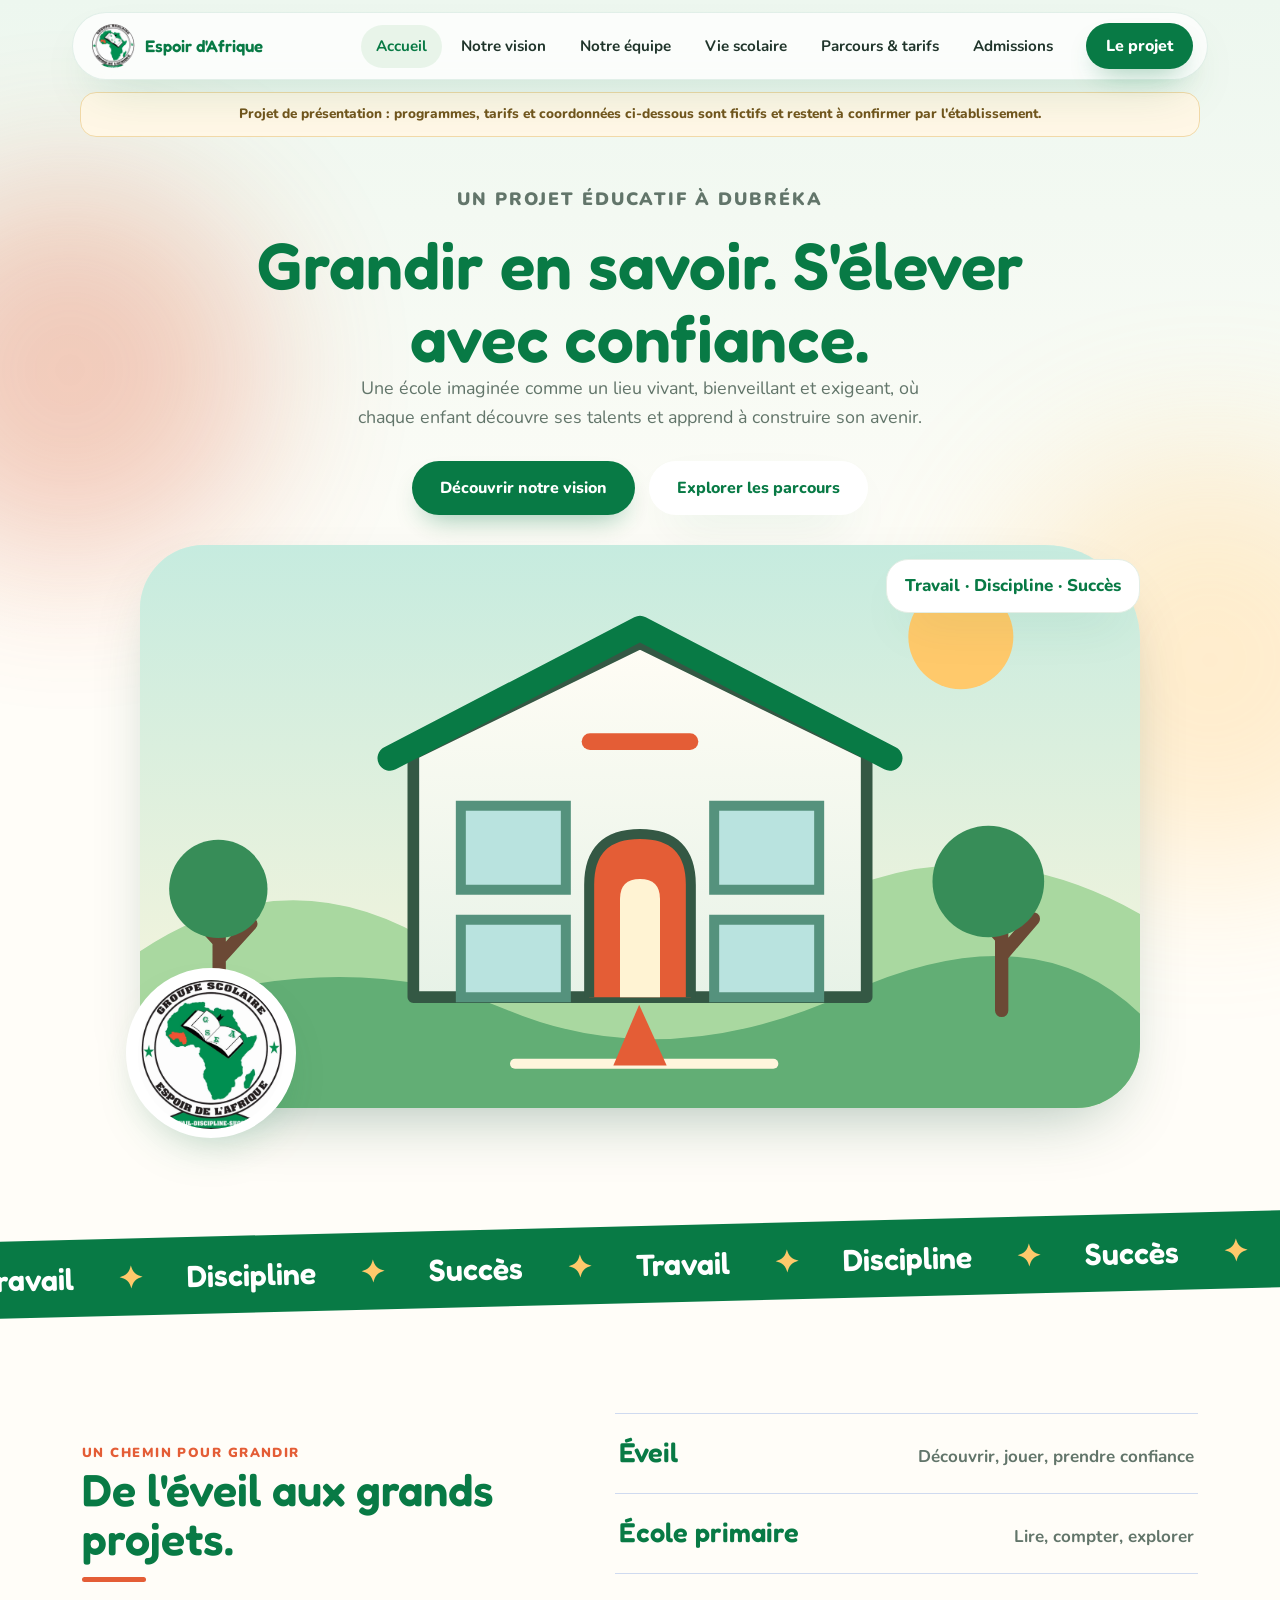
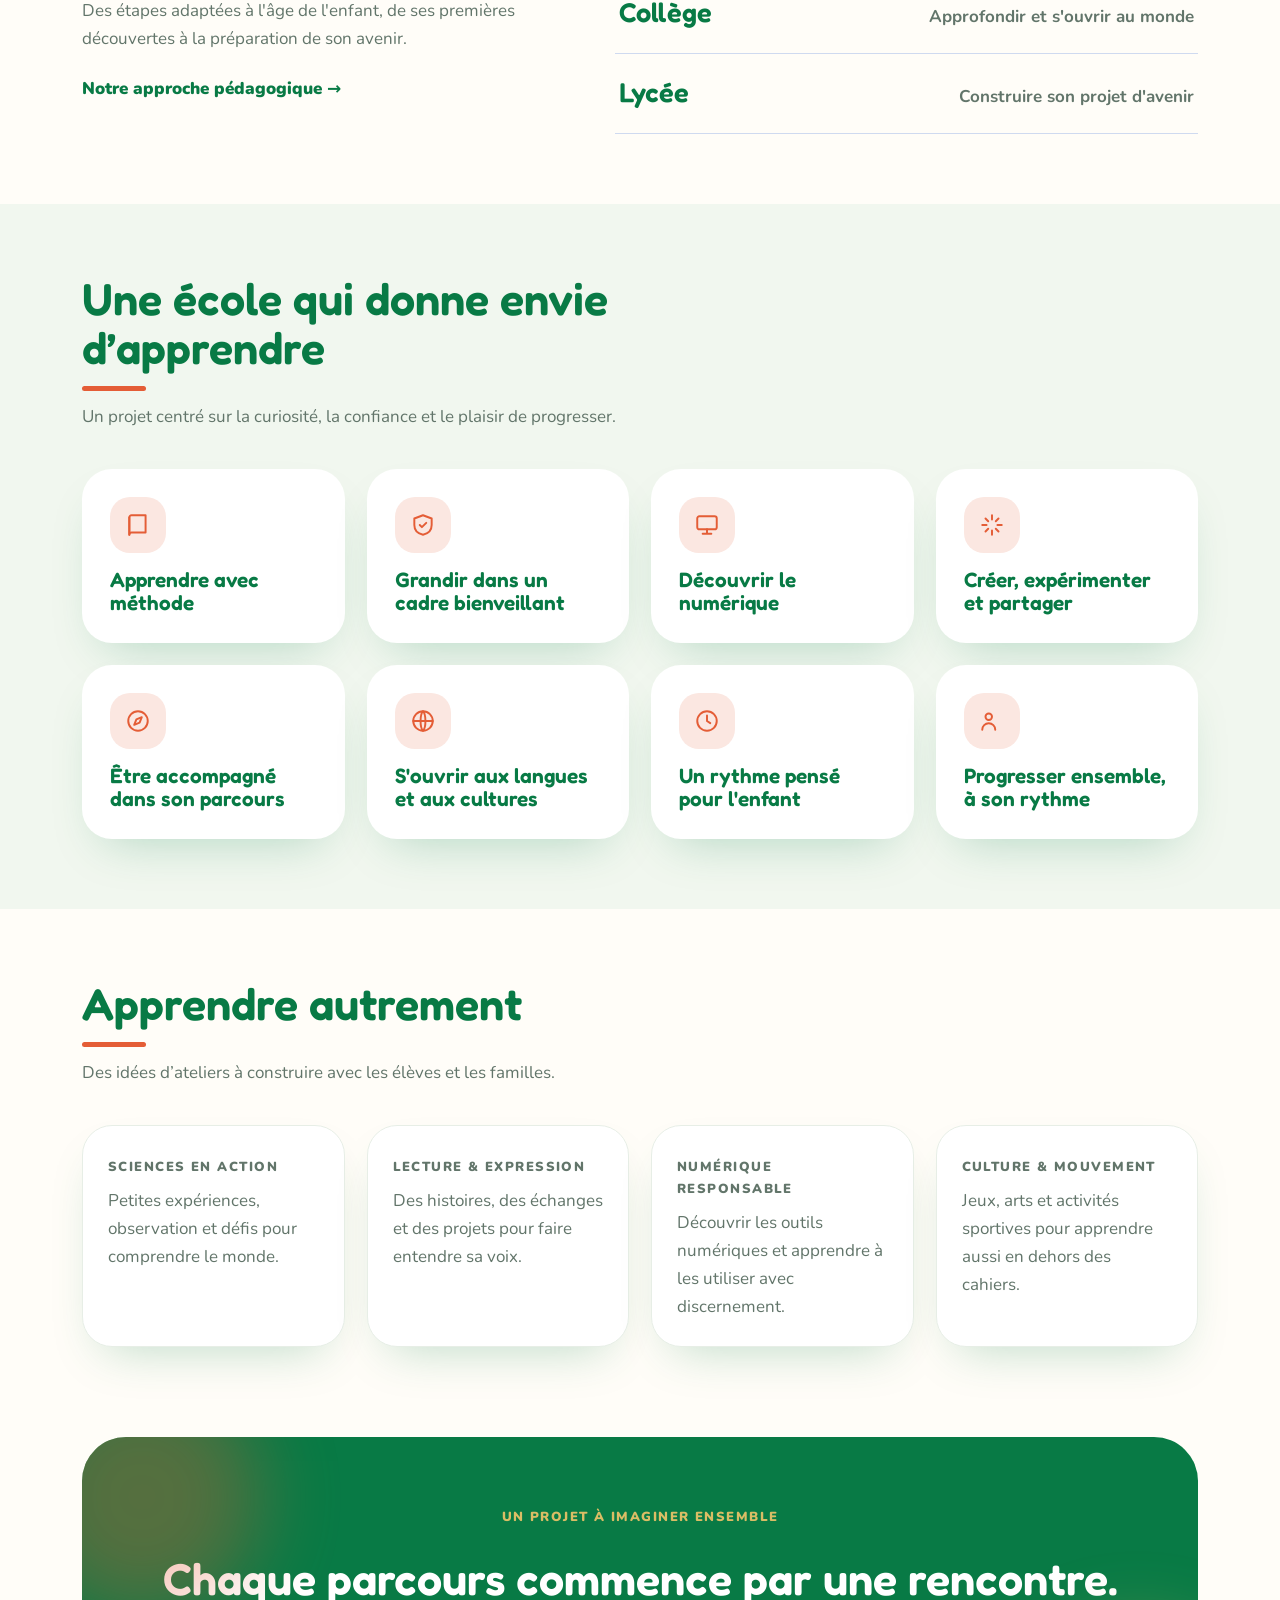
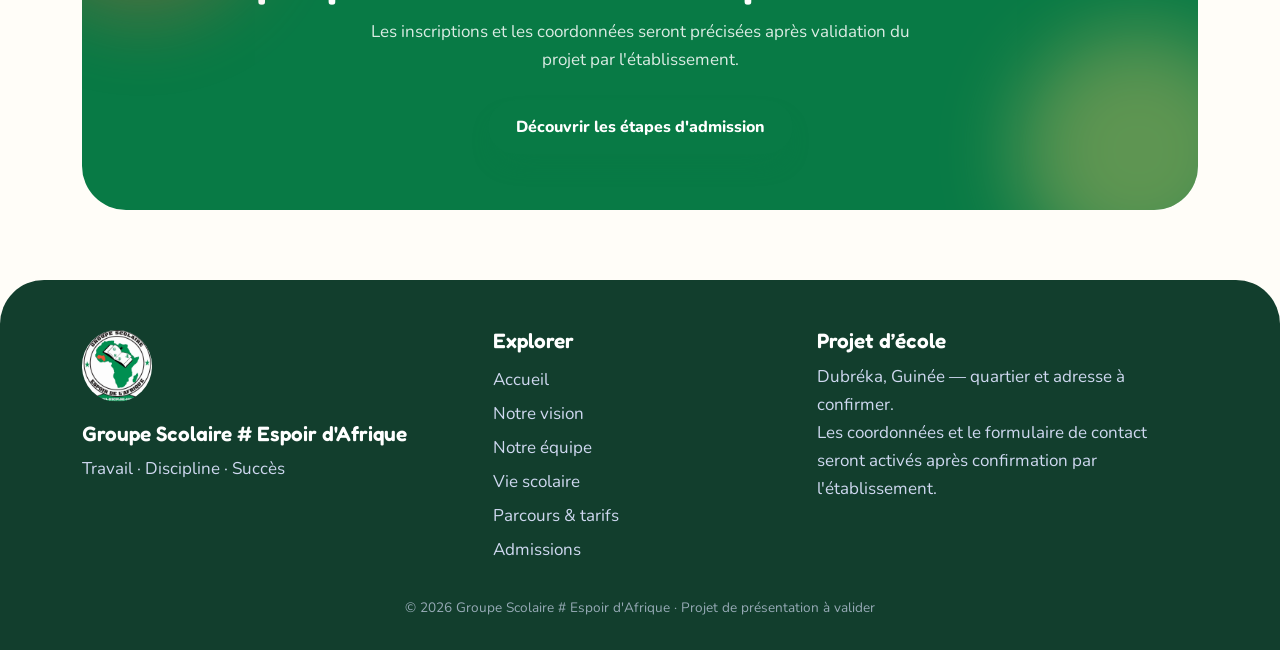
<file: index.html>
<!doctype html><html lang="fr"><head><meta charset="utf-8"><meta name="viewport" content="width=device-width,initial-scale=1,viewport-fit=cover"><title>Groupe Scolaire # Espoir d'Afrique</title><link rel="icon" href="assets/images/logo-espoir.png"><link href="https://fonts.googleapis.com/css2?family=Fredoka:wght@500;600&family=Nunito:wght@600;700;800&display=swap" rel="stylesheet"><link rel="stylesheet" href="style.css"></head><body data-page="home"><div id="pre"><img src="assets/images/logo-espoir.png" alt=""></div><div class="bgb"><i></i><i></i></div><div id="app"></div><script src="config.js"></script><script src="site.js"></script></body></html>
</file>
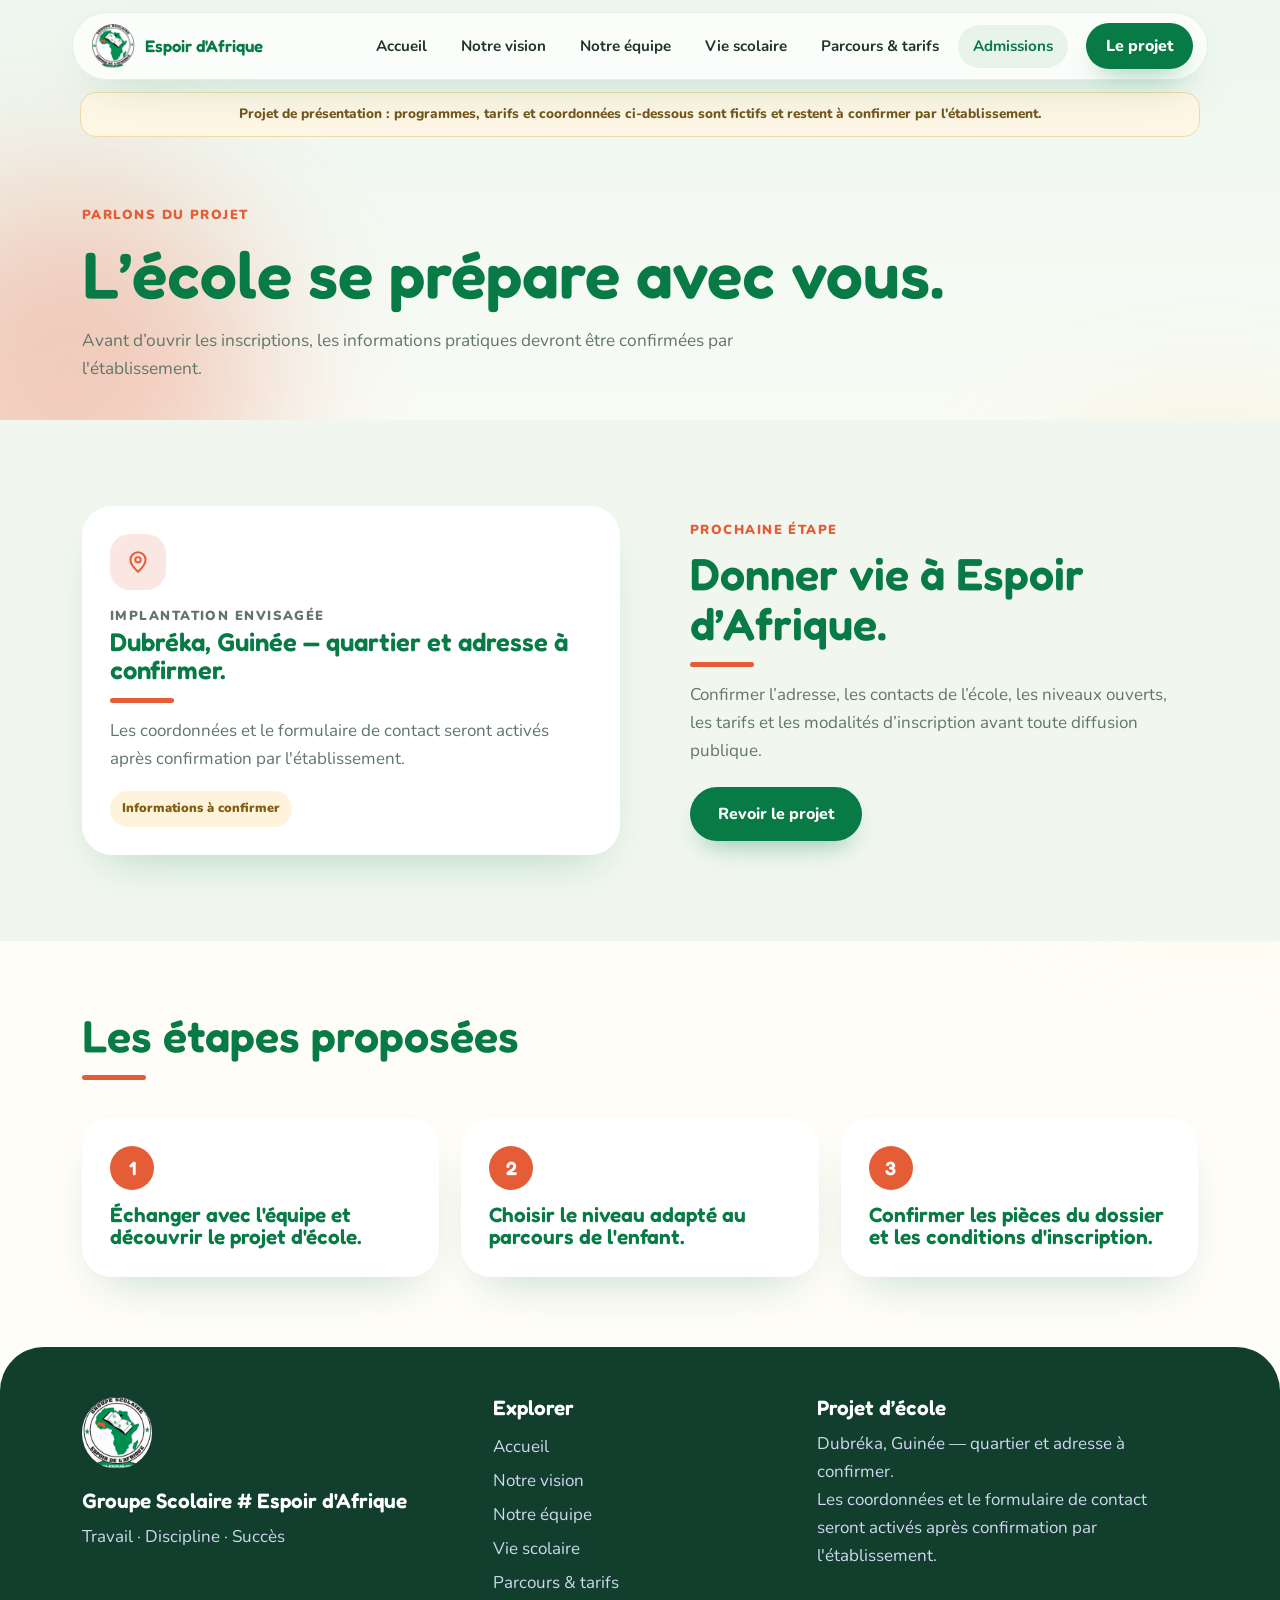
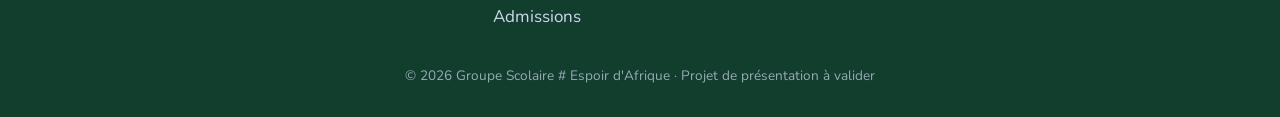
<file: contact.html>
<!doctype html><html lang="fr"><head><meta charset="utf-8"><meta name="viewport" content="width=device-width,initial-scale=1,viewport-fit=cover"><title>Groupe Scolaire # Espoir d'Afrique</title><link rel="icon" href="assets/images/logo-espoir.png"><link href="https://fonts.googleapis.com/css2?family=Fredoka:wght@500;600&family=Nunito:wght@600;700;800&display=swap" rel="stylesheet"><link rel="stylesheet" href="style.css"></head><body data-page="contact"><div id="pre"><img src="assets/images/logo-espoir.png" alt=""></div><div class="bgb"><i></i><i></i></div><div id="app"></div><script src="config.js"></script><script src="site.js"></script></body></html>
</file>
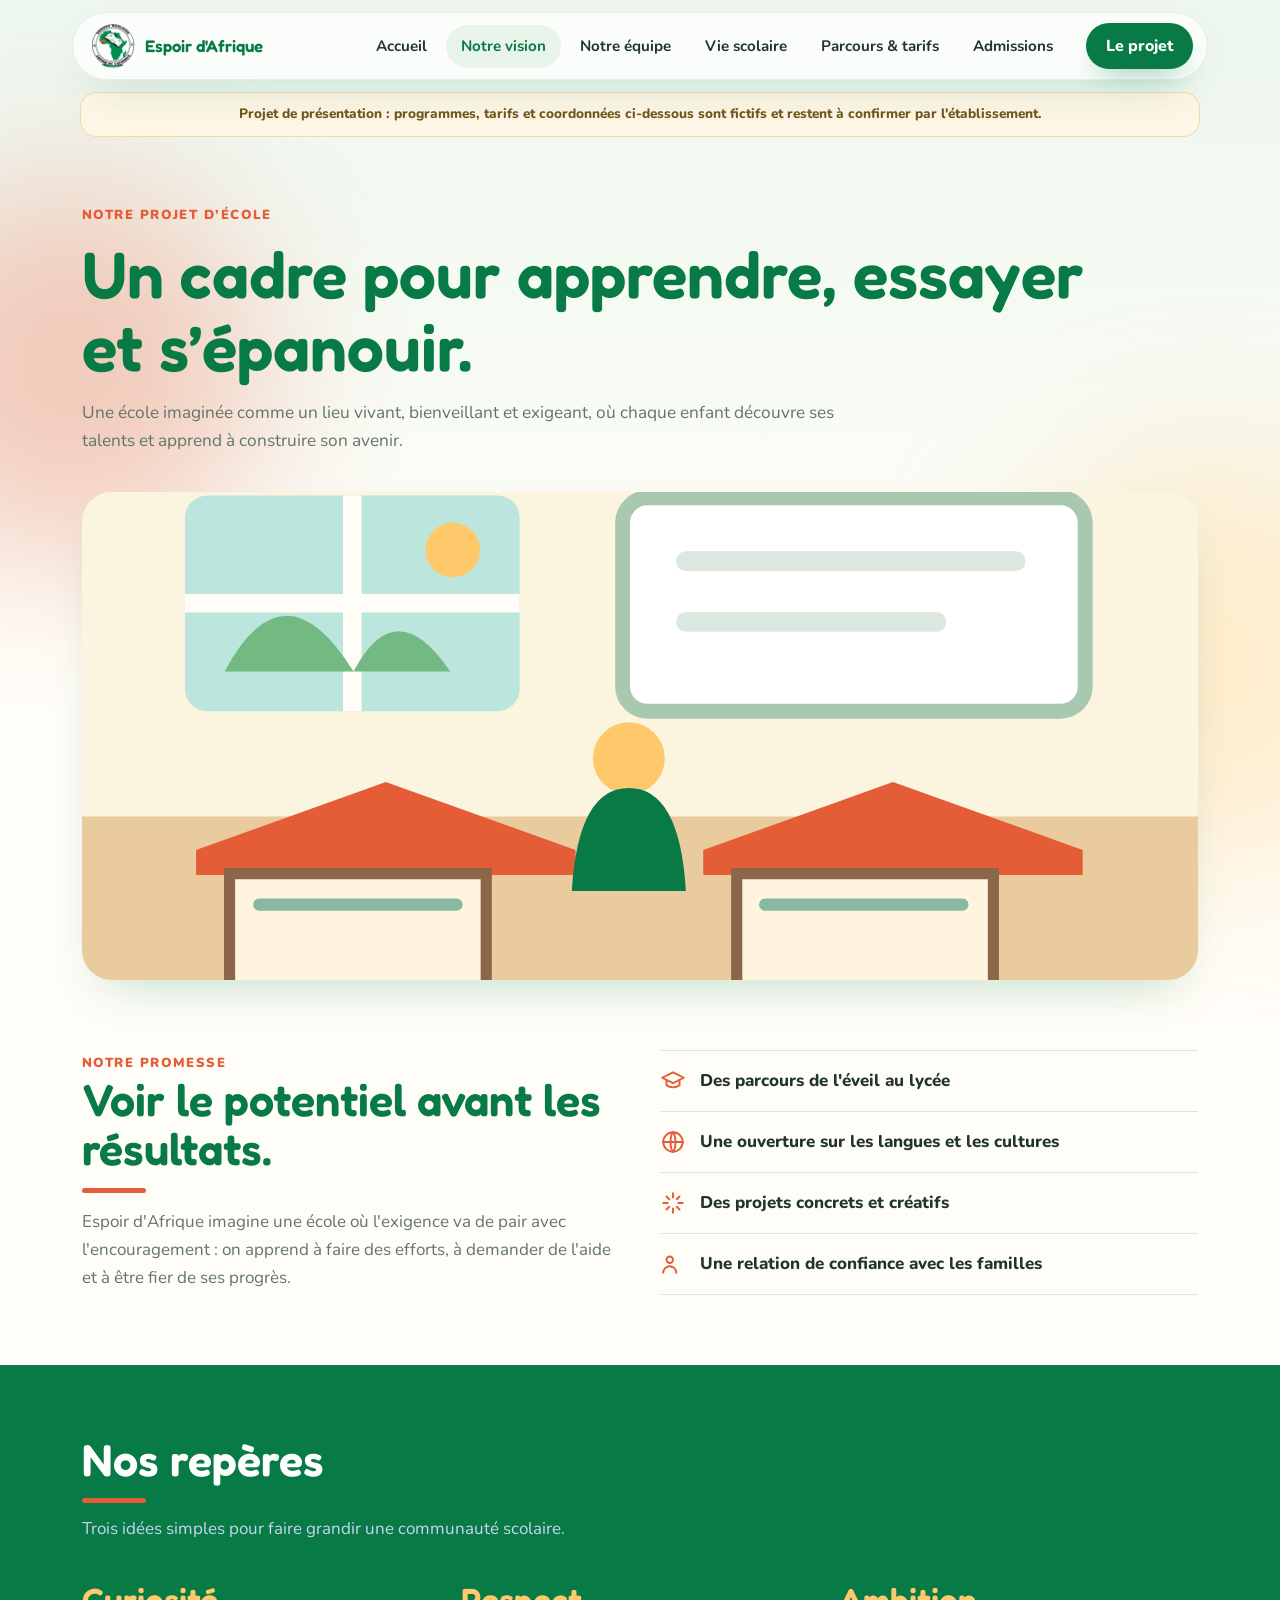
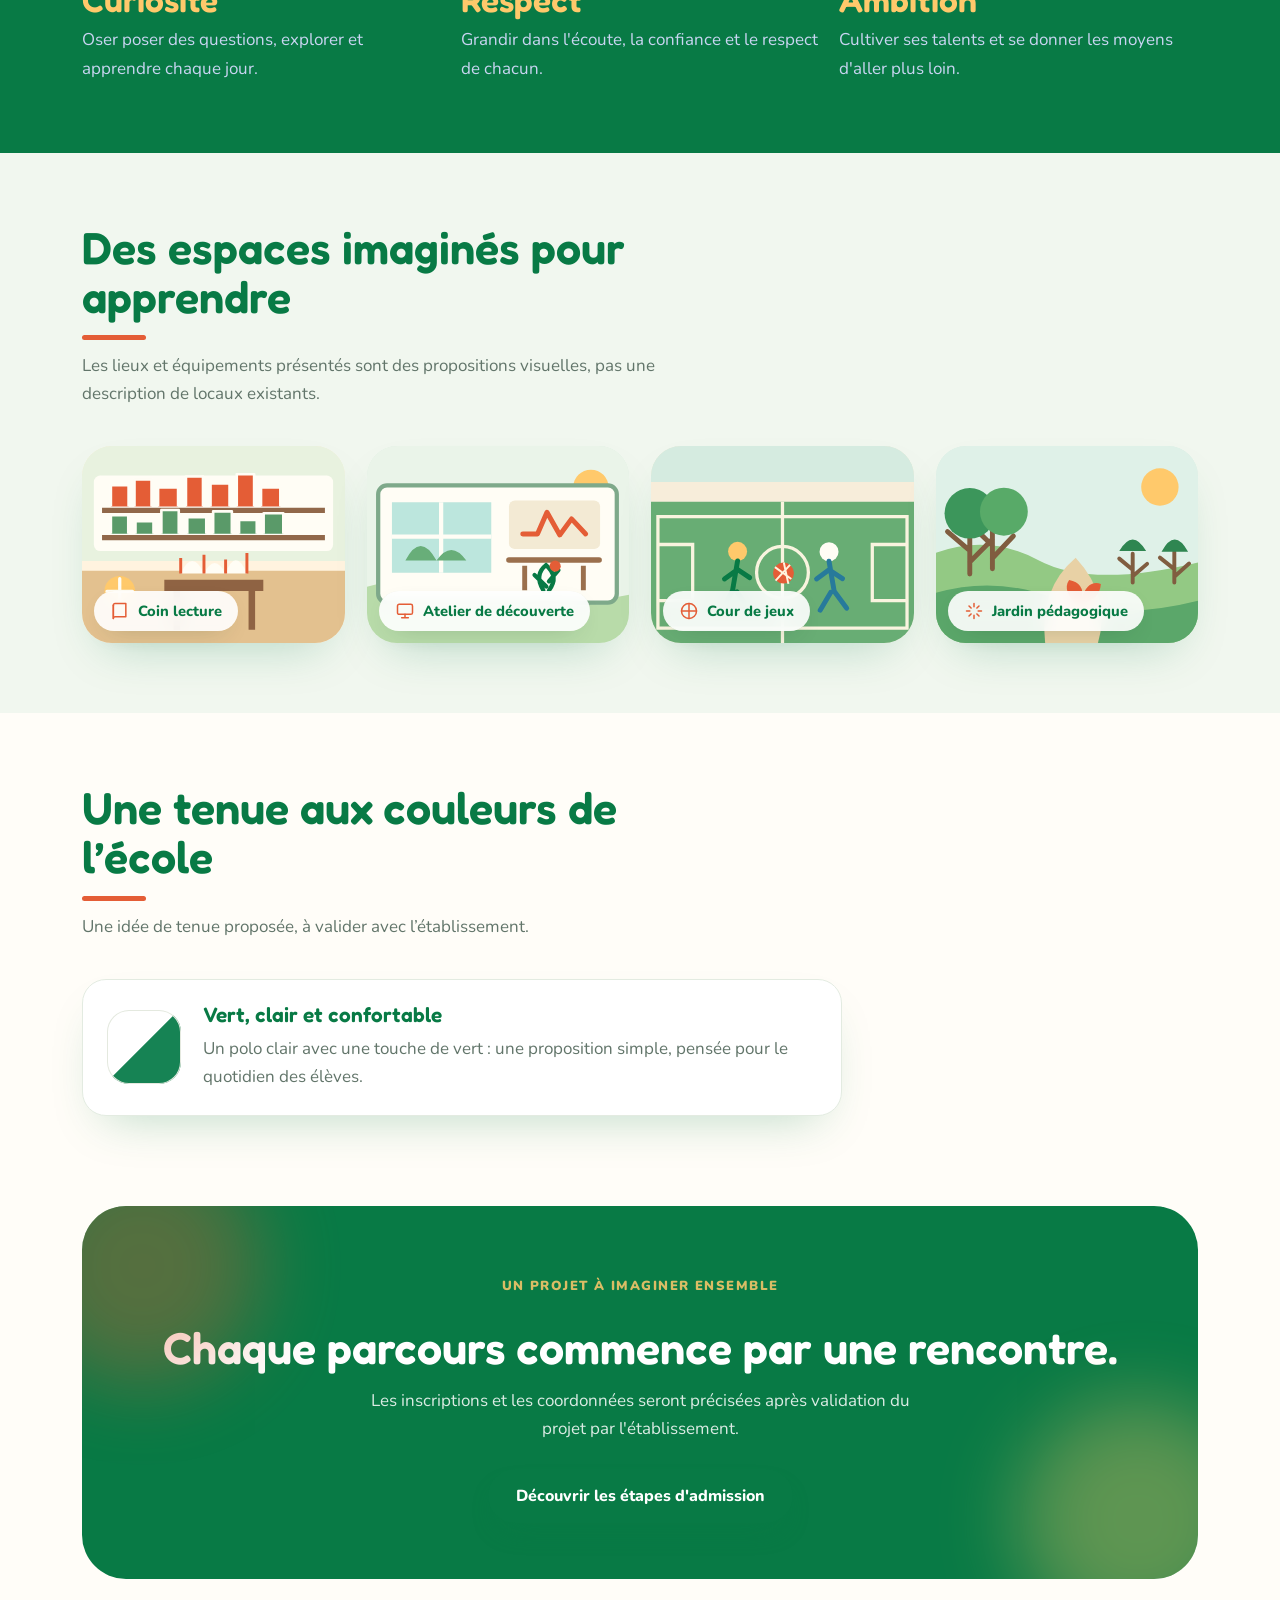
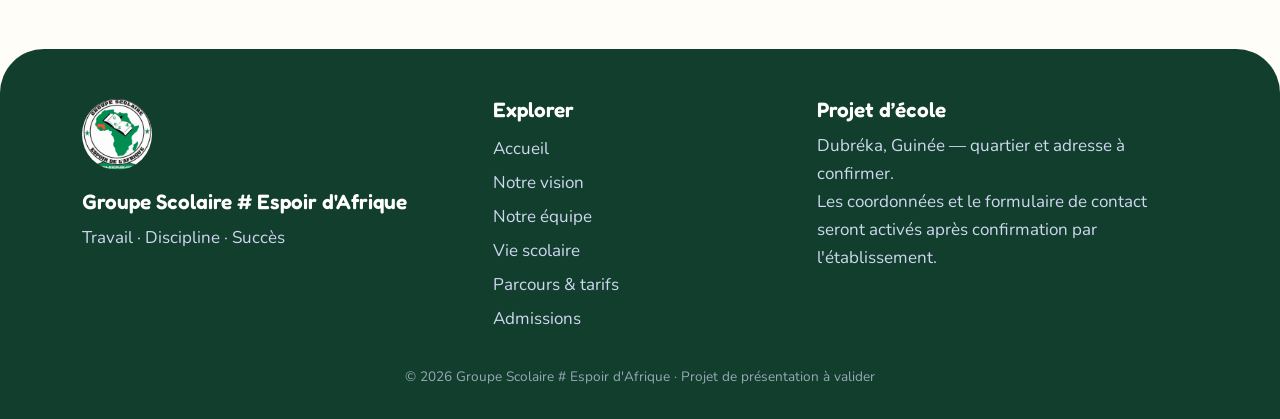
<file: ecole.html>
<!doctype html><html lang="fr"><head><meta charset="utf-8"><meta name="viewport" content="width=device-width,initial-scale=1,viewport-fit=cover"><title>Groupe Scolaire # Espoir d'Afrique</title><link rel="icon" href="assets/images/logo-espoir.png"><link href="https://fonts.googleapis.com/css2?family=Fredoka:wght@500;600&family=Nunito:wght@600;700;800&display=swap" rel="stylesheet"><link rel="stylesheet" href="style.css"></head><body data-page="ecole"><div id="pre"><img src="assets/images/logo-espoir.png" alt=""></div><div class="bgb"><i></i><i></i></div><div id="app"></div><script src="config.js"></script><script src="site.js"></script></body></html>
</file>
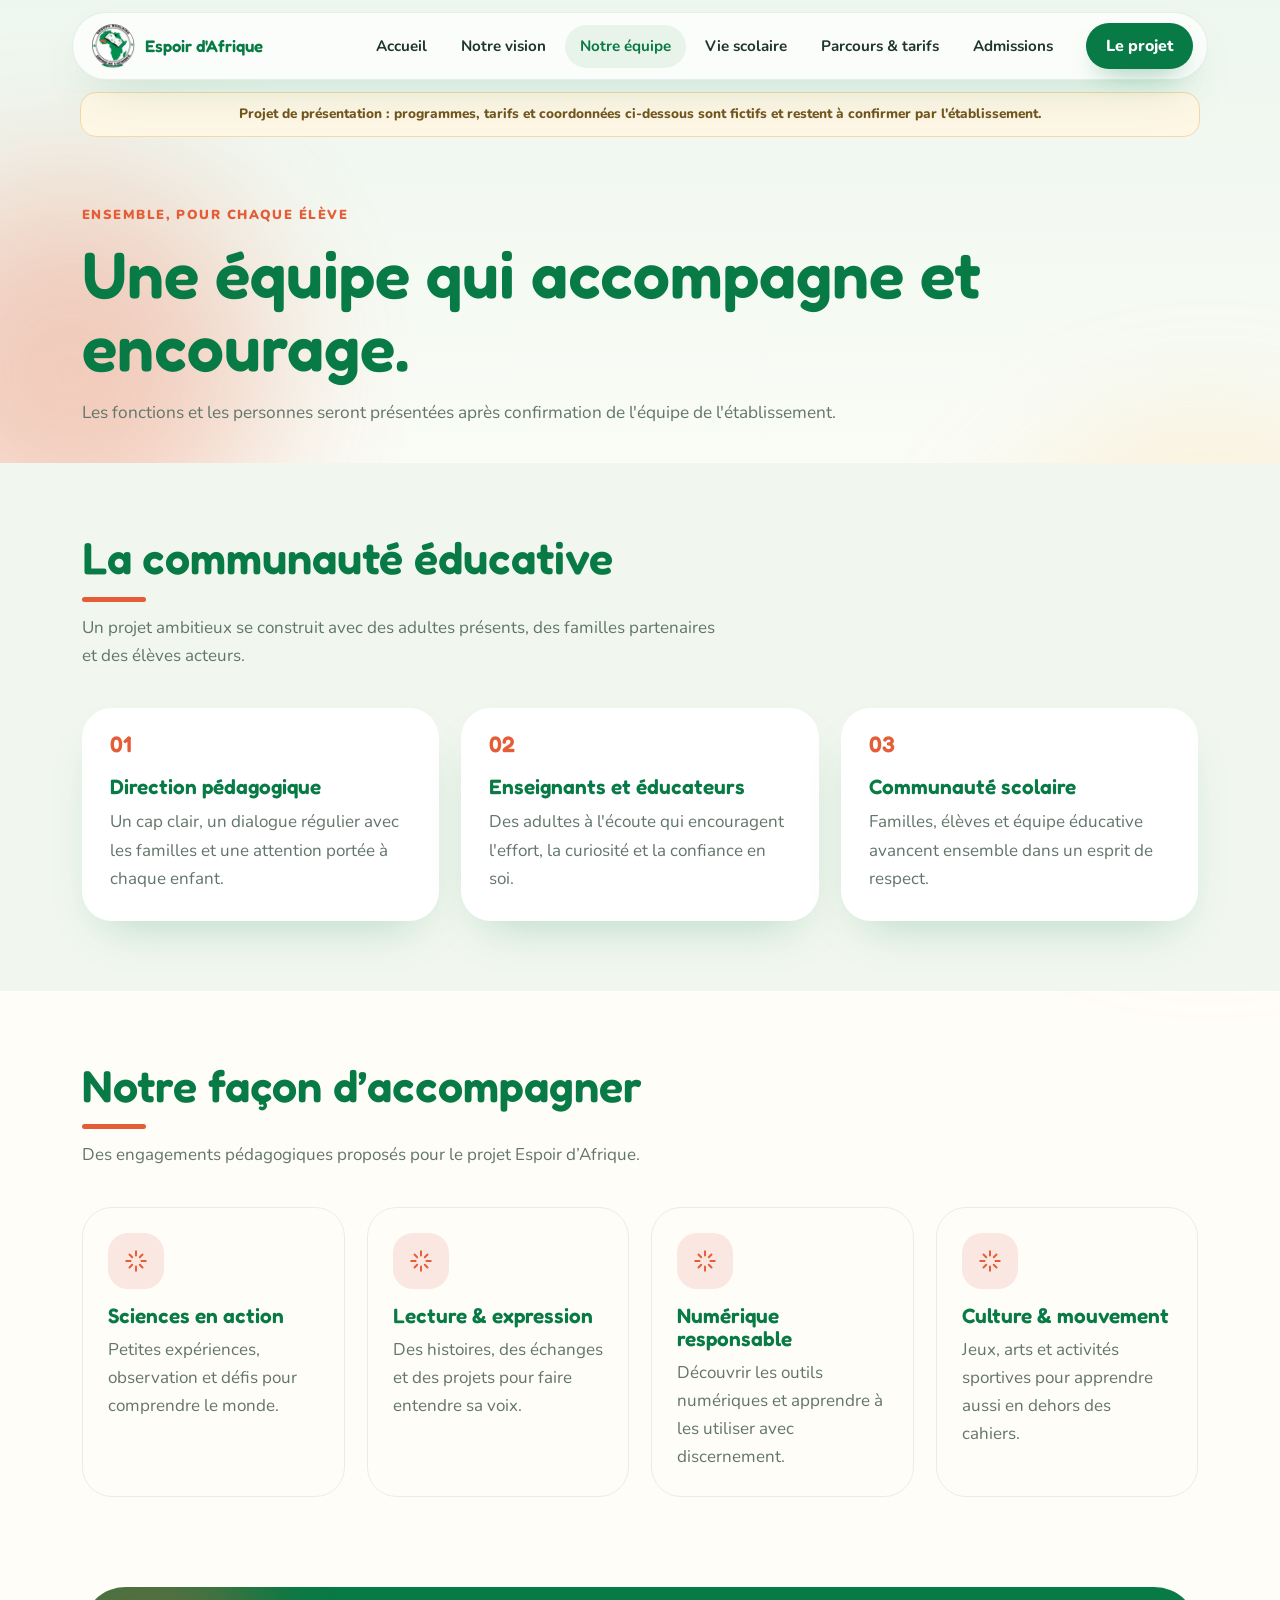
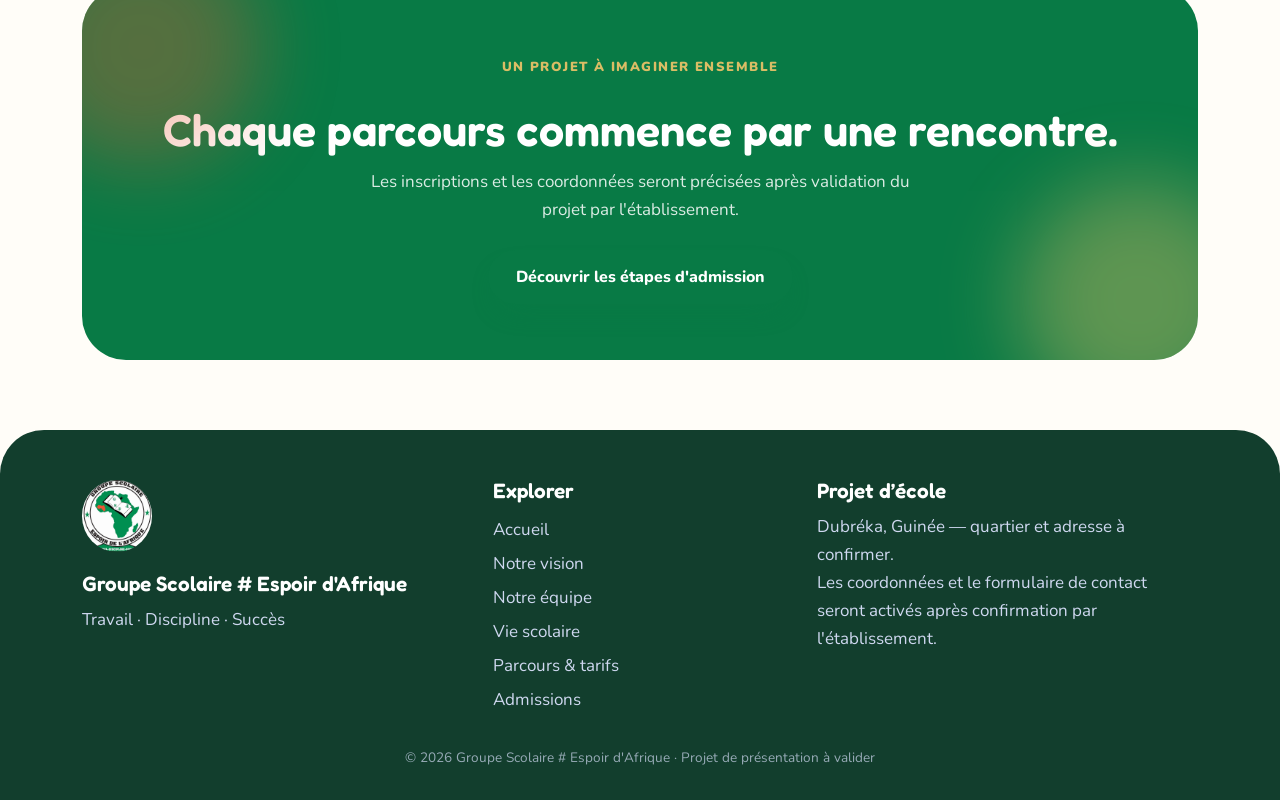
<file: equipe.html>
<!doctype html><html lang="fr"><head><meta charset="utf-8"><meta name="viewport" content="width=device-width,initial-scale=1,viewport-fit=cover"><title>Groupe Scolaire # Espoir d'Afrique</title><link rel="icon" href="assets/images/logo-espoir.png"><link href="https://fonts.googleapis.com/css2?family=Fredoka:wght@500;600&family=Nunito:wght@600;700;800&display=swap" rel="stylesheet"><link rel="stylesheet" href="style.css"></head><body data-page="equipe"><div id="pre"><img src="assets/images/logo-espoir.png" alt=""></div><div class="bgb"><i></i><i></i></div><div id="app"></div><script src="config.js"></script><script src="site.js"></script></body></html>
</file>
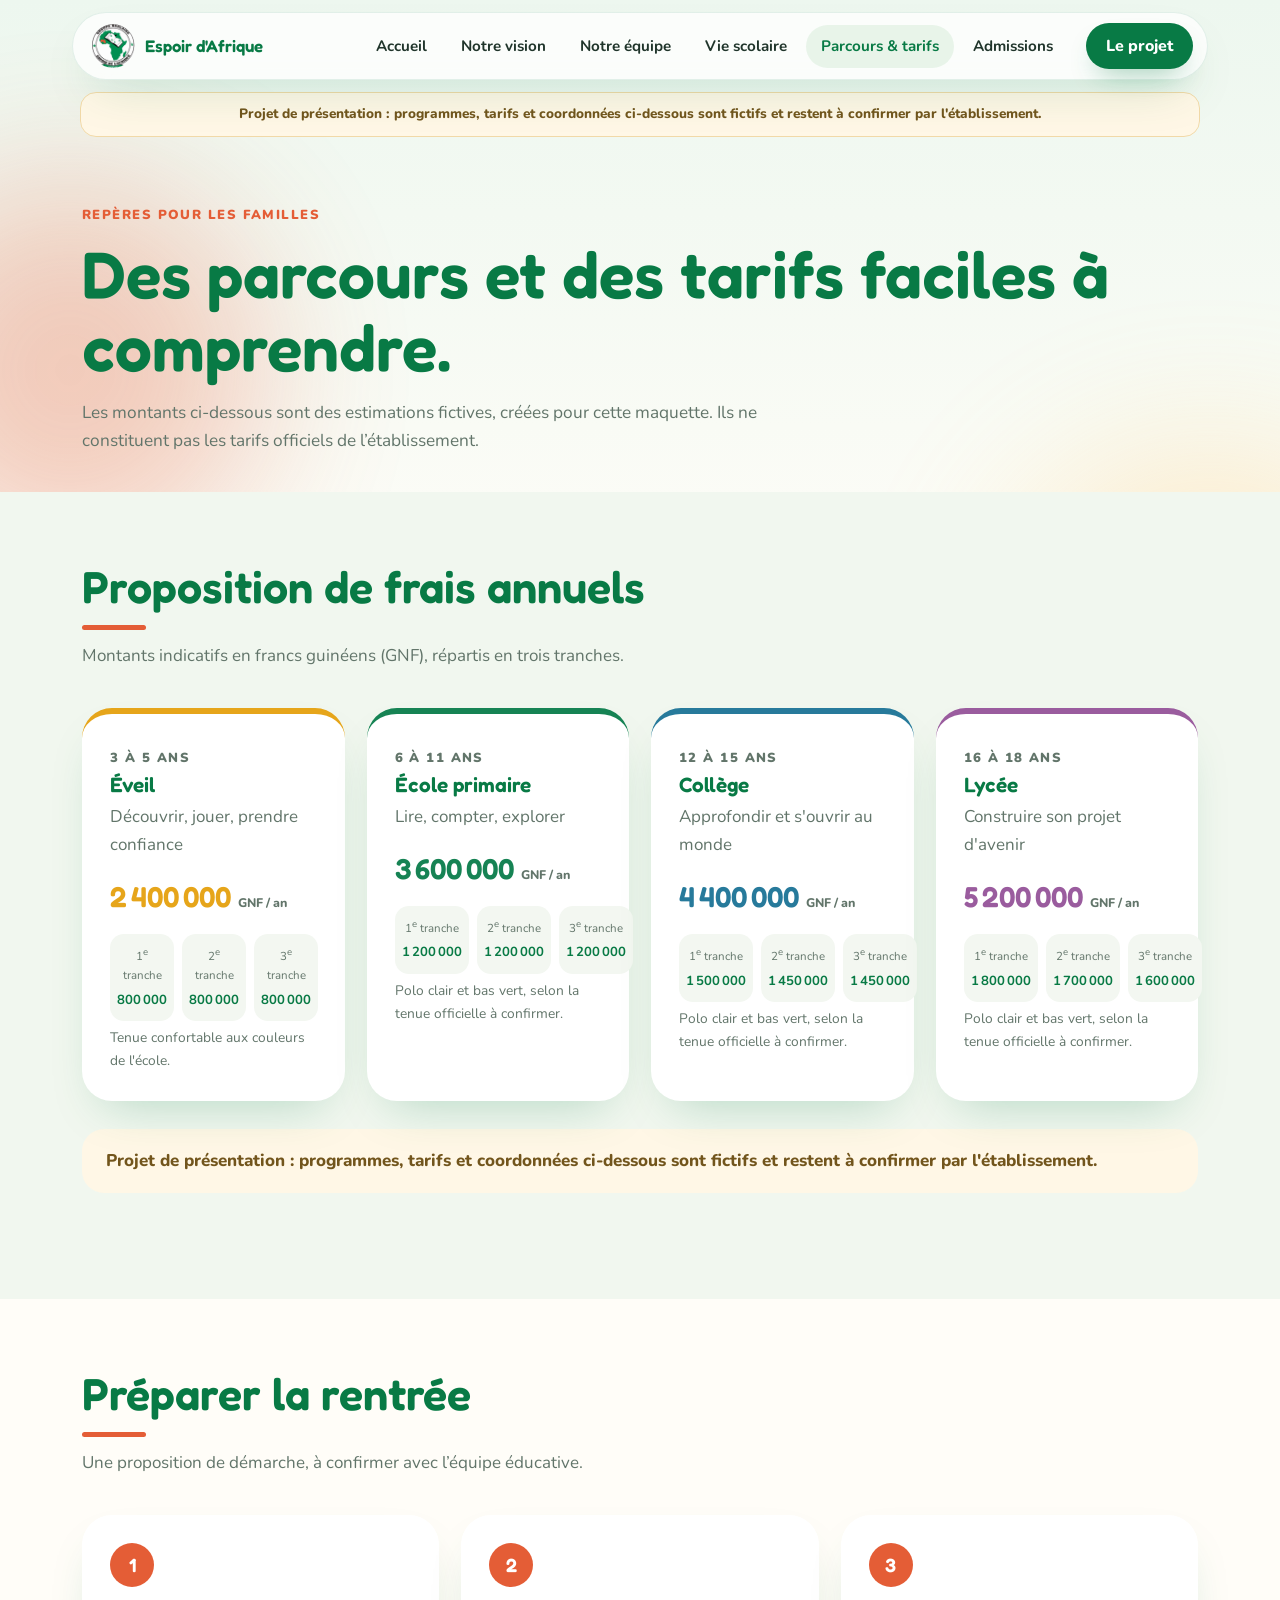
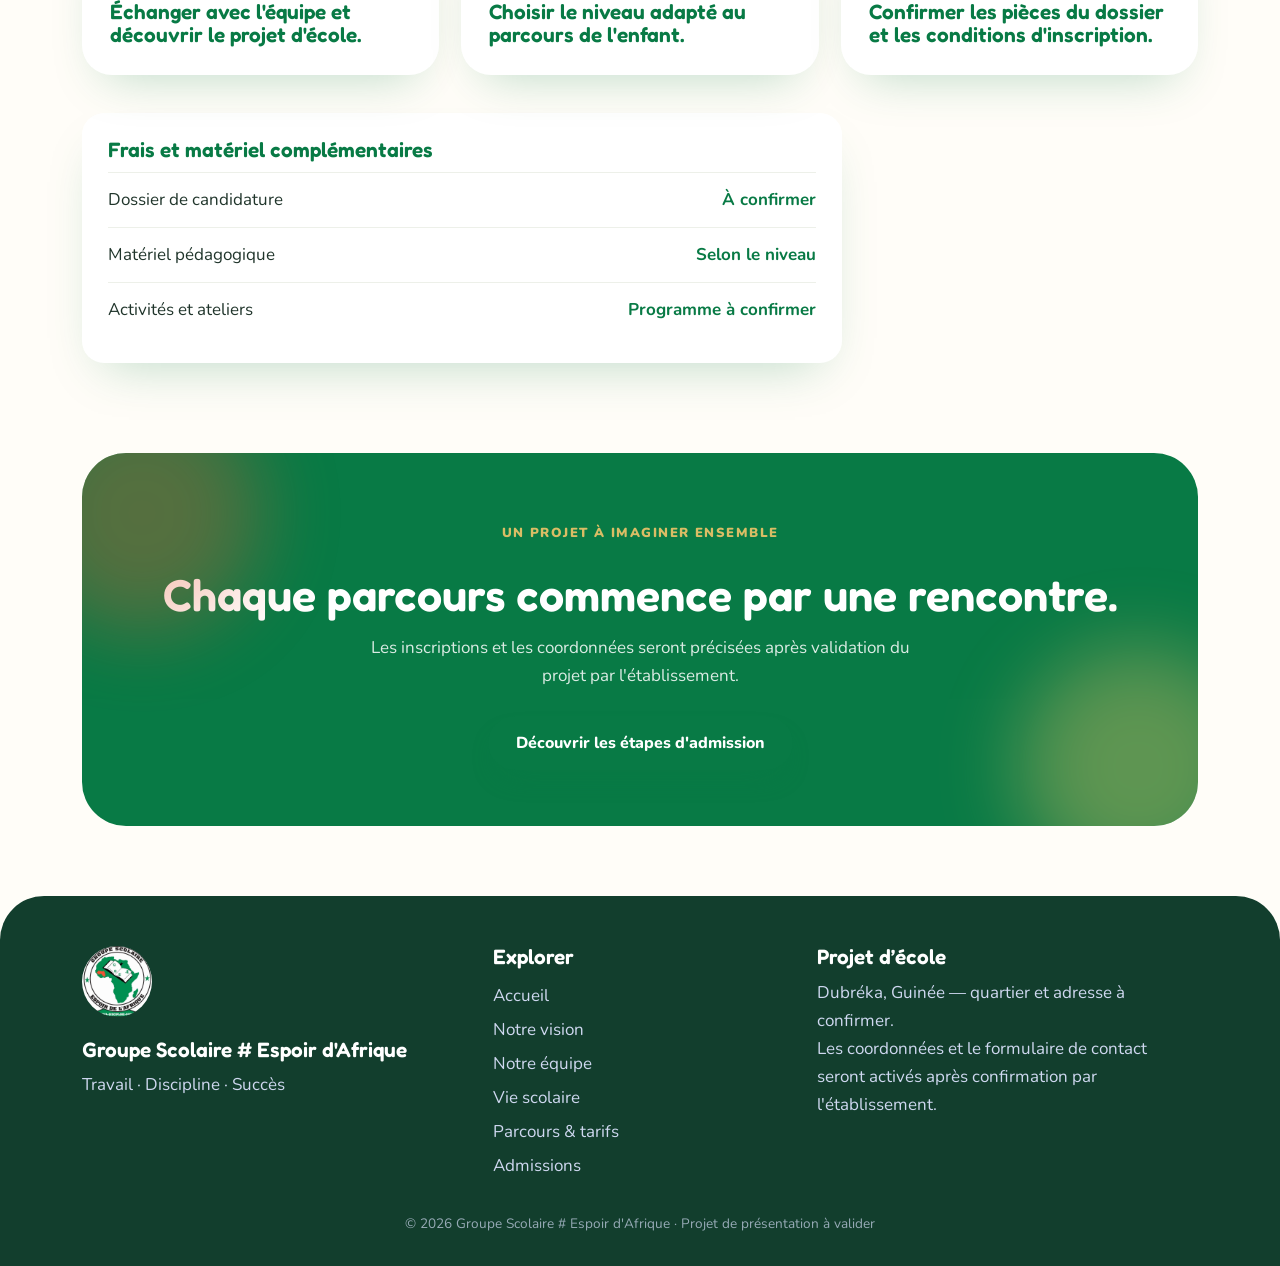
<file: frais.html>
<!doctype html><html lang="fr"><head><meta charset="utf-8"><meta name="viewport" content="width=device-width,initial-scale=1,viewport-fit=cover"><title>Groupe Scolaire # Espoir d'Afrique</title><link rel="icon" href="assets/images/logo-espoir.png"><link href="https://fonts.googleapis.com/css2?family=Fredoka:wght@500;600&family=Nunito:wght@600;700;800&display=swap" rel="stylesheet"><link rel="stylesheet" href="style.css"></head><body data-page="frais"><div id="pre"><img src="assets/images/logo-espoir.png" alt=""></div><div class="bgb"><i></i><i></i></div><div id="app"></div><script src="config.js"></script><script src="site.js"></script></body></html>
</file>
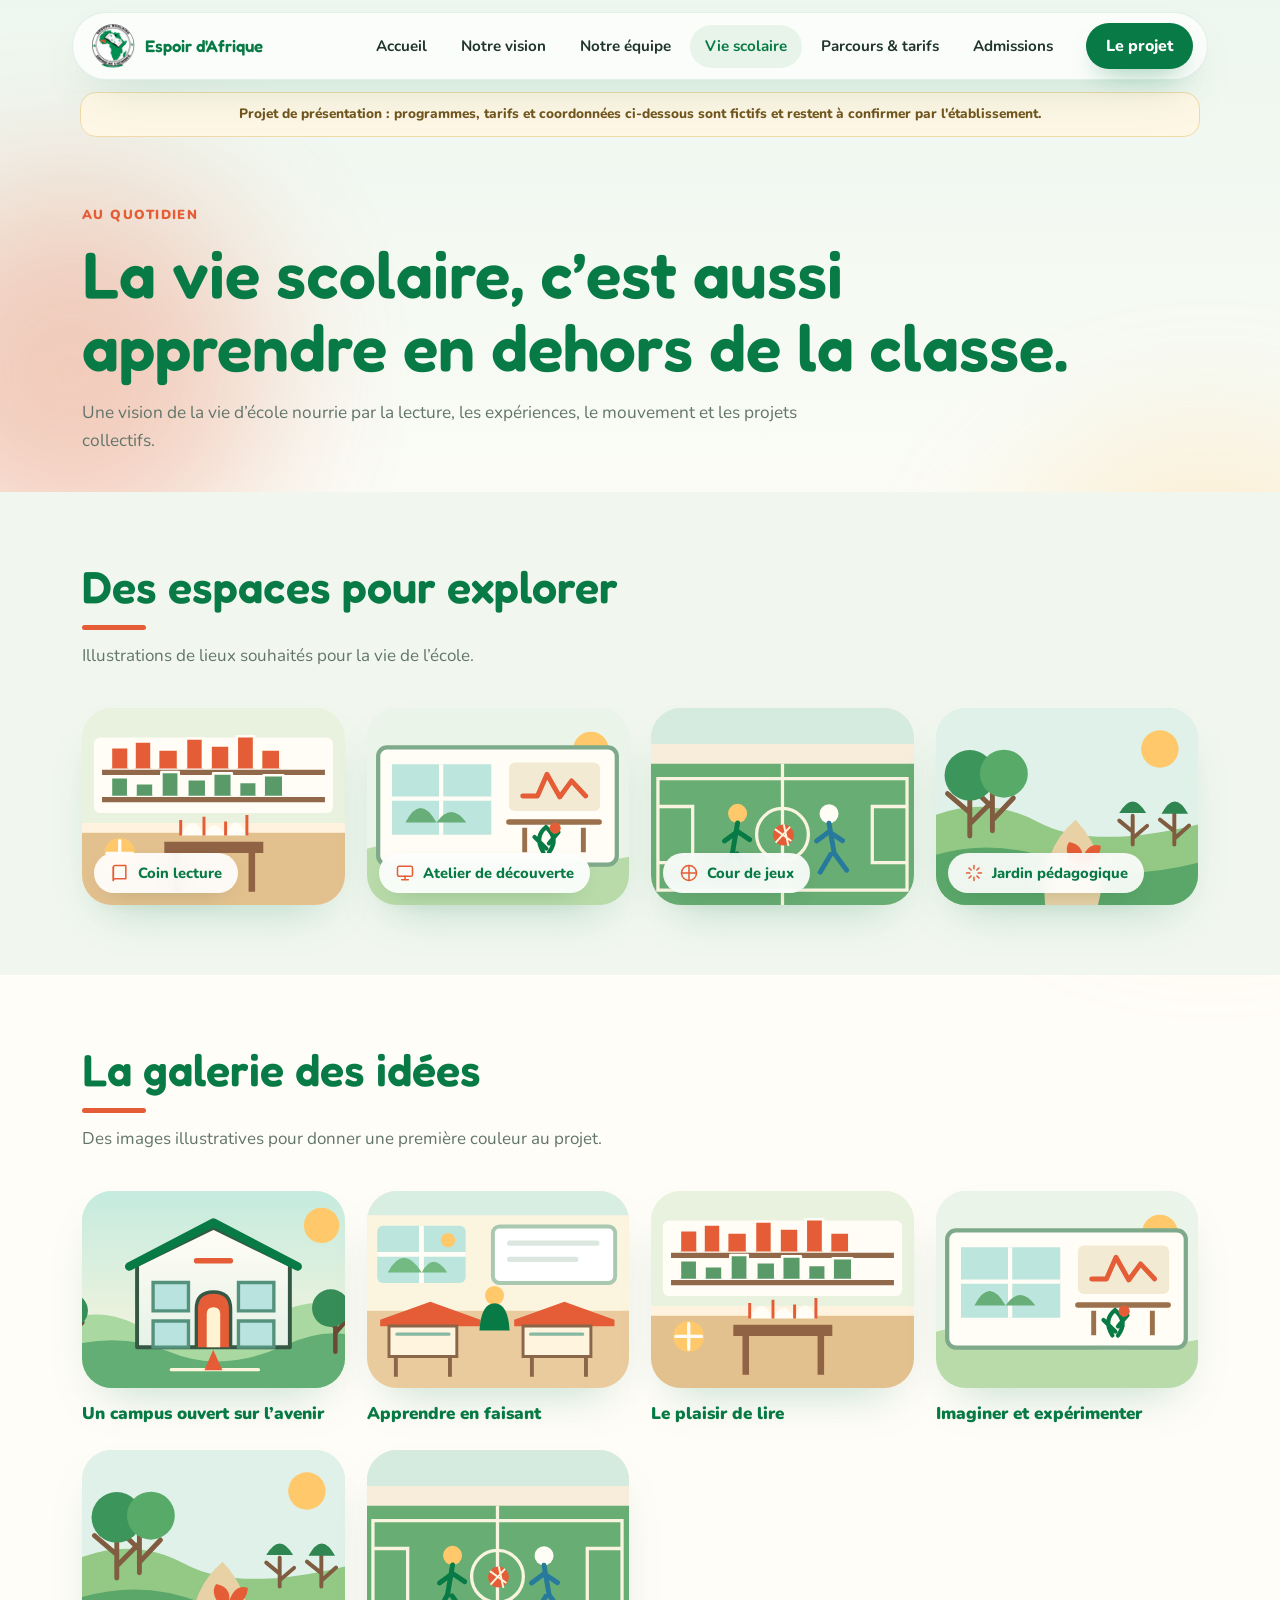
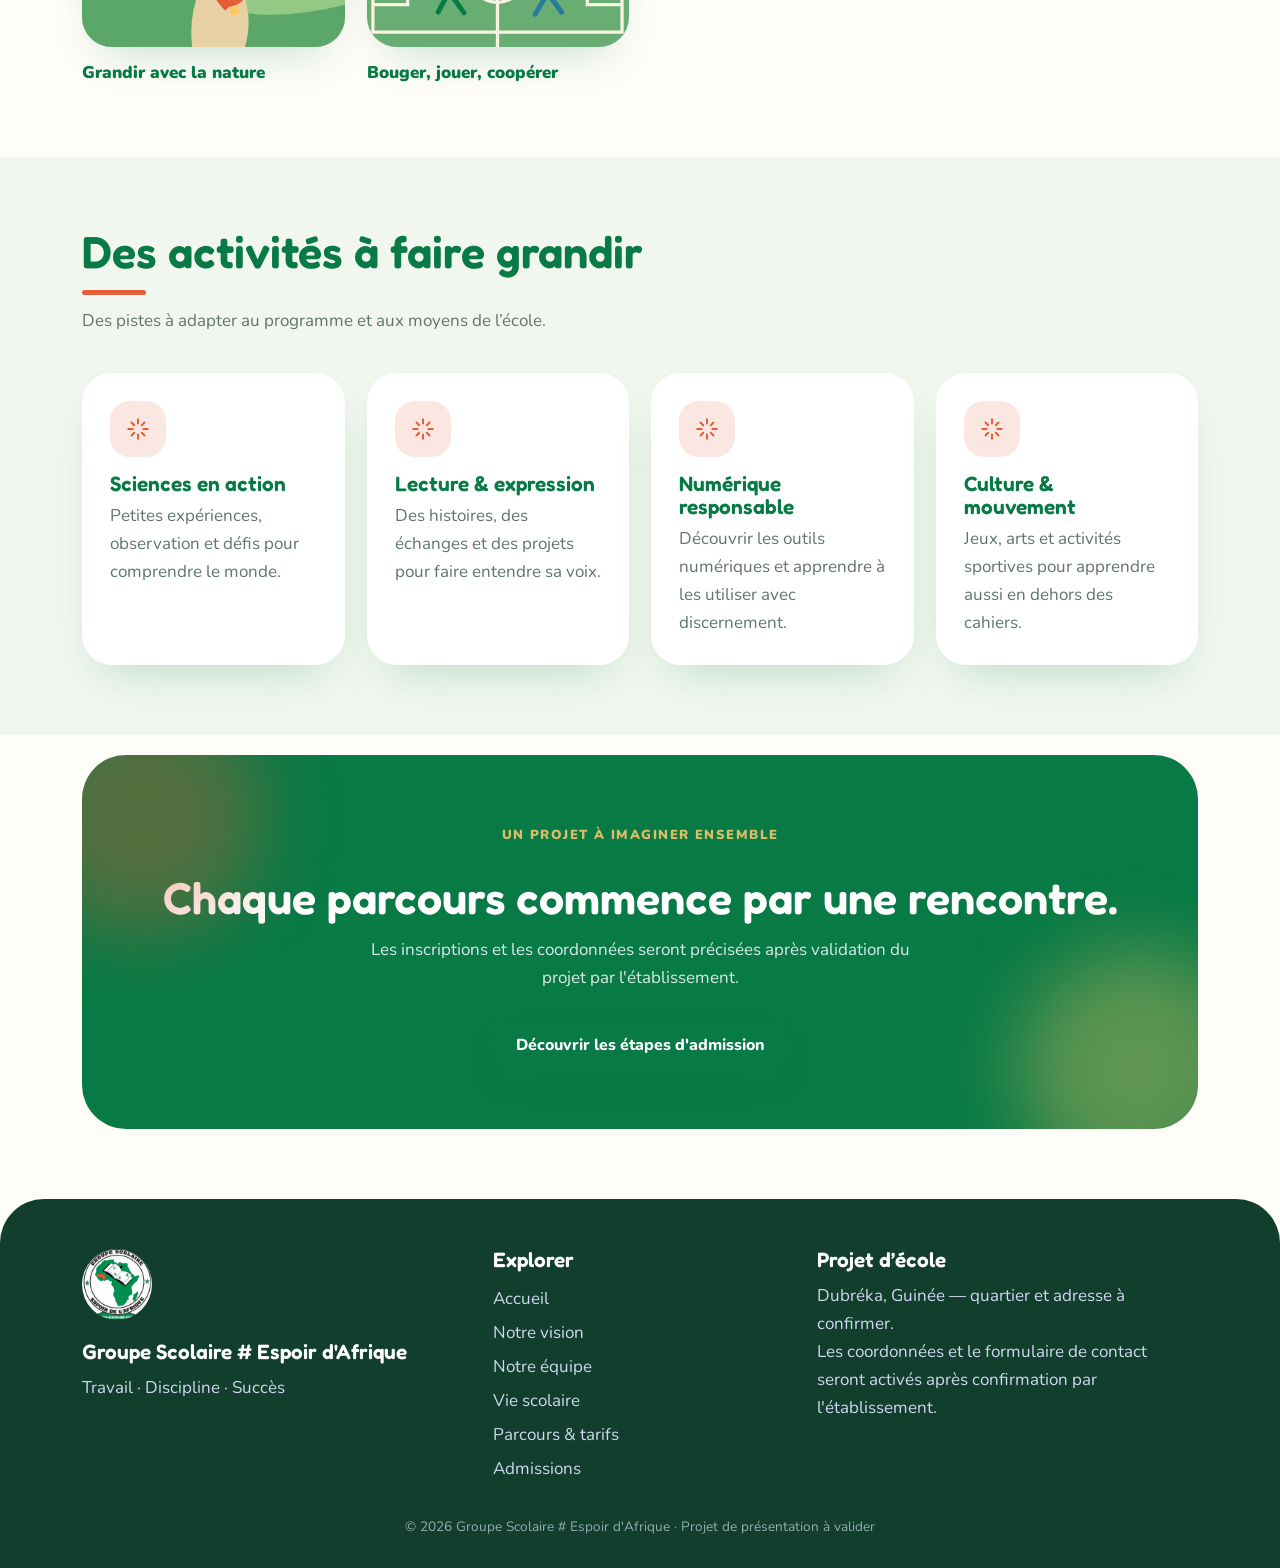
<file: vie.html>
<!doctype html><html lang="fr"><head><meta charset="utf-8"><meta name="viewport" content="width=device-width,initial-scale=1,viewport-fit=cover"><title>Groupe Scolaire # Espoir d'Afrique</title><link rel="icon" href="assets/images/logo-espoir.png"><link href="https://fonts.googleapis.com/css2?family=Fredoka:wght@500;600&family=Nunito:wght@600;700;800&display=swap" rel="stylesheet"><link rel="stylesheet" href="style.css"></head><body data-page="vie"><div id="pre"><img src="assets/images/logo-espoir.png" alt=""></div><div class="bgb"><i></i><i></i></div><div id="app"></div><script src="config.js"></script><script src="site.js"></script></body></html>
</file>
<file: style.css>
:root{--p:#087a45;--a:#e45d36;--ink:#1c2540;--mut:#5f6b88;--r:30px;--sh:0 22px 50px -22px rgba(8,122,69,.35)}
*{box-sizing:border-box;margin:0}html{scroll-behavior:smooth}
body{font:17px/1.65 Nunito,system-ui,sans-serif;color:var(--ink);background:linear-gradient(#e8f1ff,#fff 620px);overflow-x:hidden}
h1,h2,h3{font-family:Fredoka,Nunito,system-ui,sans-serif;color:var(--p);line-height:1.1;font-weight:600}
h1{font-size:clamp(2.3rem,6vw,4.1rem)}h2{font-size:clamp(1.8rem,4vw,2.8rem)}h3{font-size:1.3rem}
a{color:inherit;text-decoration:none}.wrap{max-width:1160px;margin:auto;padding:0 22px;position:relative}
.ic{width:26px;height:26px;fill:none;stroke:currentColor;stroke-width:1.8;stroke-linecap:round;stroke-linejoin:round}
#pre{position:fixed;inset:0;z-index:99;background:#fff;display:grid;place-items:center;transition:opacity .8s,visibility .8s}#pre.off{opacity:0;visibility:hidden}
#pre img{width:160px;border-radius:50%;box-shadow:var(--sh);animation:pop 1.5s ease-in-out infinite}
@keyframes pop{50%{transform:scale(1.08) translateY(-8px)}}@keyframes fl{50%{transform:translateY(-20px)}}@keyframes mq{to{transform:translateX(-50%)}}
.bgb i{position:fixed;z-index:-1;border-radius:50%;filter:blur(80px);opacity:.3;animation:fl 11s ease-in-out infinite}
.bgb i:nth-child(1){width:380px;height:380px;background:var(--a);top:20%;left:-120px}.bgb i:nth-child(2){width:420px;height:420px;background:#7aa7ff;right:-140px;top:50%;animation-delay:-4s}
.nav{position:sticky;top:12px;z-index:50;max-width:1136px;margin:12px auto 0;padding:10px 14px 10px 18px;display:flex;align-items:center;gap:18px;background:rgba(255,255,255,.75);backdrop-filter:blur(16px);border-radius:99px;box-shadow:var(--sh)}
.nav .br{display:flex;align-items:center;gap:10px;font:600 1.05rem Fredoka;color:var(--p)}.nav .br img{width:44px;height:44px;border-radius:50%}
.nav nav{margin-left:auto;display:flex;gap:4px}.nav nav a{padding:9px 15px;border-radius:99px;font-weight:700;font-size:.95rem;transition:.3s}.nav nav a:hover,.nav nav a.on{background:#fff0e6;color:var(--a)}
.burger{display:none;margin-left:auto;background:none;border:0;color:var(--p)}
.btn{display:inline-flex;gap:9px;align-items:center;padding:14px 28px;border-radius:99px;background:var(--a);color:#fff;font-weight:800;border:0;font-size:1rem;cursor:pointer;box-shadow:0 14px 28px -12px var(--a);transition:.35s cubic-bezier(.3,1.6,.5,1)}
.btn:hover{transform:translateY(-4px) scale(1.04)}.btn.ghost{background:#fff;color:var(--p);box-shadow:var(--sh)}.btn.sm{padding:10px 20px}
.hero{position:relative;padding:70px 0 90px}.hg{display:grid;grid-template-columns:1.1fr .9fr;gap:40px;align-items:center}
.pill{display:inline-block;background:#fff;color:var(--a);font-weight:800;padding:8px 18px;border-radius:99px;box-shadow:var(--sh);margin-bottom:22px}
.hero p{max-width:34em;margin:20px 0 30px;color:var(--mut);font-size:1.12rem}.btns{display:flex;gap:14px;flex-wrap:wrap}
.cloud{position:absolute;height:54px;width:150px;background:#fff;border-radius:99px;box-shadow:0 18px 40px -18px rgba(18,38,90,.3);animation:fl 8s ease-in-out infinite;z-index:0}
.cloud:before,.cloud:after{content:"";position:absolute;background:#fff;border-radius:50%}.cloud:before{width:70px;height:70px;left:22px;top:-32px}.cloud:after{width:52px;height:52px;right:24px;top:-22px}
.art{position:relative;min-height:380px}.blobframe{position:absolute;inset:0 0 30px 20px;border-radius:63% 37% 54% 46%/55% 48% 52% 45%;overflow:hidden;box-shadow:var(--sh);background:linear-gradient(135deg,#cfe0ff,#ffd9c2);animation:morph 12s ease-in-out infinite}
@keyframes morph{50%{border-radius:40% 60% 45% 55%/50% 58% 42% 50%}}
.blobframe img,.im img{position:absolute;inset:0;width:100%;height:100%;object-fit:cover}
.medal{position:absolute;left:-6px;bottom:-6px;width:170px;height:170px;border-radius:50%;background:#fff;padding:7px;box-shadow:var(--sh);animation:fl 6s ease-in-out infinite}.medal img{width:100%;border-radius:50%}
.chip{position:absolute;right:0;top:14px;background:#fff;padding:12px 18px;border-radius:22px;box-shadow:var(--sh);font-weight:800;color:var(--p);animation:fl 7s ease-in-out infinite;animation-delay:-2s}
.mq{overflow:hidden;background:var(--p);color:#fff;padding:20px 0;transform:rotate(-1.4deg);margin:10px -20px 40px}.mq div{display:flex;gap:44px;width:max-content;animation:mq 24s linear infinite;font:600 1.9rem Fredoka;white-space:nowrap}.mq b{color:var(--a)}
.sec{padding:70px 0}.soft{background:rgba(255,255,255,.65)}.hd{max-width:640px;margin-bottom:38px}.hd p{color:var(--mut);margin-top:12px}
.grid{display:grid;gap:22px;grid-template-columns:repeat(auto-fit,minmax(240px,1fr))}
.card{background:#fff;border-radius:var(--r);padding:28px;box-shadow:var(--sh);transition:.45s cubic-bezier(.3,1.6,.5,1);display:block}.card:hover{transform:translateY(-9px) rotate(-.8deg)}
.card p{color:var(--mut);margin-top:6px}.ico{width:56px;height:56px;border-radius:20px;display:grid;place-items:center;background:color-mix(in srgb,var(--c,var(--a)) 15%,#fff);color:var(--c,var(--a));margin-bottom:16px}
.lvl{border-bottom:7px solid var(--c)}.lvl b{display:block;margin-top:14px;color:var(--c);font:600 1.15rem Fredoka}.lvl small{color:var(--mut);font:600 .8rem Nunito}
.im{position:relative;border-radius:var(--r);overflow:hidden;background:linear-gradient(135deg,#d9e6ff,#ffe3d2);aspect-ratio:4/3;box-shadow:var(--sh)}
.cap{position:absolute;left:12px;bottom:12px;background:rgba(255,255,255,.9);backdrop-filter:blur(8px);padding:8px 16px;border-radius:99px;font-weight:800;color:var(--p);display:flex;gap:8px;align-items:center;font-size:.92rem}.cap .ic{width:20px;height:20px;color:var(--a)}
.pg{padding:60px 0 30px}.pg p{color:var(--mut);max-width:36em;margin-top:14px;font-size:1.1rem}
.two{display:grid;grid-template-columns:1fr 1fr;gap:40px;align-items:center}
.lv{display:grid;grid-template-columns:1fr 1fr;gap:34px;padding:34px;margin-bottom:26px;scroll-margin-top:100px;border-left:9px solid var(--c)}.lv ul{list-style:none;padding:0;margin-top:12px}.lv li{padding:10px 0;border-top:1px dashed #d6def0}.lv li span{display:block;font-weight:800;color:var(--c)}
.scroll{overflow-x:auto;border-radius:var(--r);box-shadow:var(--sh);background:#fff;margin-bottom:36px}table{width:100%;border-collapse:collapse;min-width:620px}th{background:var(--p);color:#fff;padding:16px;font:600 1rem Fredoka;text-align:left}td{padding:15px 16px;border-top:1px solid #e8edf8;font-weight:700}td small{display:block;color:var(--mut);font-weight:600}
.note{background:#fff0e6;border-radius:22px;padding:18px 24px;font-weight:800;color:var(--a);margin:-8px 0 36px}
.steps{counter-reset:s}.steps .card:before{counter-increment:s;content:counter(s);display:grid;place-items:center;width:44px;height:44px;border-radius:50%;background:var(--a);color:#fff;font:600 1.2rem Fredoka;margin-bottom:14px}
.cta{background:var(--p);color:#fff;border-radius:44px;padding:56px 40px;text-align:center;position:relative;overflow:hidden;margin:20px 0 70px}.cta h2{color:#fff}.cta p{margin:14px auto 26px;max-width:32em;opacity:.85}.cta .btns{justify-content:center}
.cta:before,.cta:after{content:"";position:absolute;border-radius:50%;background:var(--a);opacity:.35;filter:blur(40px);width:240px;height:240px;animation:fl 9s ease-in-out infinite}.cta:before{left:-60px;top:-60px}.cta:after{right:-60px;bottom:-60px;background:#7aa7ff}
form{display:grid;gap:14px}input,select,textarea{font:inherit;padding:15px 20px;border:2px solid #e1e8f7;border-radius:22px;background:#fff;width:100%}input:focus,select:focus,textarea:focus{outline:3px solid #ffd0b3;border-color:var(--a)}
.ct{display:flex;gap:14px;align-items:center;margin-bottom:18px;font-weight:800}.ct .ico{margin:0;flex:none}
footer{background:var(--p);color:#cfd8f0;padding:50px 0 30px;border-radius:44px 44px 0 0}footer .wrap{display:grid;grid-template-columns:1.4fr 1fr 1fr;gap:30px}footer img{width:70px;border-radius:50%;margin-bottom:12px}footer h3{color:#fff;margin-bottom:10px}footer a{display:block;padding:3px 0}.cp{text-align:center;margin-top:30px;font-size:.85rem;opacity:.7}
.wa{position:fixed;right:18px;bottom:18px;z-index:60;width:60px;height:60px;border-radius:50%;background:#25d366;color:#fff;display:grid;place-items:center;box-shadow:0 14px 30px -10px #25d366;animation:pop 3s infinite}.wa .ic{width:30px;height:30px}
.rv{opacity:0;transform:translateY(34px) scale(.96);transition:opacity .8s,transform .9s cubic-bezier(.2,1.3,.4,1)}.rv.in{opacity:1;transform:none}
@media(max-width:860px){.nav nav{display:none;position:absolute;top:68px;left:0;right:0;flex-direction:column;background:#fff;border-radius:28px;padding:12px;box-shadow:var(--sh)}.nav nav.open{display:flex}.burger{display:block}.nav .btn{display:none}
.hg,.two,.lv,footer .wrap{grid-template-columns:1fr}.art{min-height:320px}.medal{width:120px;height:120px}.hero{padding-top:40px}}
@media(prefers-reduced-motion:reduce){*{animation:none!important;transition:none!important}.rv{opacity:1;transform:none}}

/* v2 */
html,body{overflow-x:clip}img{max-width:100%}
.soft{background:#e7f0ff}.dark{background:var(--p);color:#fff}.dark h2,.dark h3{color:#fff}.dark p{color:#c9d5f2}.dark h3{color:var(--a)}
.sec h2:after{content:"";display:block;width:64px;height:5px;border-radius:9px;background:var(--a);margin-top:14px}
.hero{padding:50px 0 70px}.hc{display:flex;flex-direction:column;align-items:center;text-align:center}.hc h1{max-width:14em}
.art{width:100%;max-width:920px;aspect-ratio:16/9;min-height:0;margin:34px 0 44px}
.blobframe{inset:0;border-radius:64px 96px 64px 96px;animation:morph2 12s ease-in-out infinite}@keyframes morph2{50%{border-radius:96px 64px 96px 64px}}
.medal{left:-14px;bottom:-30px}.hero p{margin:0 auto 28px}.hc .btns{justify-content:center}
.path{display:grid;grid-template-columns:.9fr 1.1fr;gap:56px;align-items:center}
.row{display:flex;justify-content:space-between;align-items:baseline;gap:16px;padding:22px 4px;border-top:1px solid #cfdaf0;transition:.35s}.row:last-child{border-bottom:1px solid #cfdaf0}.row:hover{padding-left:16px}
.row .nm{font:600 1.7rem Fredoka;color:var(--p);transition:.35s}.row:hover .nm{color:var(--a)}.row .sb{color:var(--mut);font-weight:700;text-align:right}
.im.wide{aspect-ratio:16/7}.im.por{aspect-ratio:4/5;max-width:420px}
.facts{list-style:none;padding:0}.facts li{display:flex;gap:14px;align-items:center;padding:16px 0;border-top:1px solid #d9e2f5;font-weight:800}.facts li:last-child{border-bottom:1px solid #d9e2f5}.facts .ic{color:var(--a);flex:none}
.vals{display:grid;grid-template-columns:repeat(3,1fr)}.vals>div{padding:6px 34px;border-left:1px solid rgba(255,255,255,.25)}.vals>div:first-child{border:0;padding-left:0}.vals h3{font-size:2.1rem;margin-bottom:8px}
.two.rev>:first-child{order:2}.quote{font:500 1.4rem/1.5 Fredoka;color:var(--p);margin-top:18px}.who{margin-top:18px;font-weight:800}.who span{display:block;color:var(--a)}
.tg{grid-template-columns:repeat(auto-fit,minmax(170px,1fr));margin-top:46px}.tc .im{aspect-ratio:1}.tc b{display:block;margin-top:12px;font:600 1.1rem Fredoka;color:var(--p)}.tc span{color:var(--mut);font-weight:700}
.wa{bottom:calc(18px + env(safe-area-inset-bottom,0px))}footer{padding-bottom:calc(30px + env(safe-area-inset-bottom,0px))}
@media(max-width:980px){.nav nav{display:none;position:absolute;top:68px;left:0;right:0;flex-direction:column;background:#fff;border-radius:28px;padding:12px;box-shadow:var(--sh)}.nav nav.open{display:flex}.burger{display:block}.nav .btn{display:none}}
@media(max-width:860px){.path,.vals{grid-template-columns:1fr}.path{gap:30px}.two.rev>:first-child{order:0}.vals>div{border-left:0;border-top:1px solid rgba(255,255,255,.25);padding:22px 0}.vals>div:first-child{border-top:0}.im.por{max-width:340px}}
@media(max-width:640px){.sec{padding:50px 0}.hero{padding:28px 0 56px}.art{aspect-ratio:4/3;margin-bottom:50px}.blobframe{border-radius:40px 60px 40px 60px}.medal{width:104px;height:104px;left:-8px}.im.wide{aspect-ratio:4/3}.cta{padding:42px 22px;border-radius:32px}.btns,.btns .btn{width:100%;justify-content:center}.row .nm{font-size:1.35rem}.nav{margin:10px 10px 0;top:10px}
.stack{min-width:0}.stack tr:first-child{display:none}.stack,.stack tbody,.stack tr,.stack td{display:block}.stack tr{padding:10px 0;border-top:8px solid #eef3fd}.stack td{border:0;padding:6px 18px}.stack td:before{content:attr(data-label);display:block;font-size:.78rem;color:var(--mut);font-weight:700}.stack td:first-child{font:600 1.15rem Fredoka;color:var(--p)}.stack td:first-child:before{content:none}}
@media(max-width:380px){body{font-size:16px}.wrap{padding:0 16px}.nav .br{font-size:.95rem}}

/* Espoir d'Afrique concept refresh */
:root{--p:#087a45;--a:#e45d36;--ink:#20352b;--mut:#62756a;--sh:0 22px 50px -22px rgba(8,122,69,.28)}
body{background:linear-gradient(180deg,#edf7ef 0,#fffdf8 640px);color:var(--ink)}
.bgb i:nth-child(2){background:#ffc96b}
.nav{border:1px solid rgba(8,122,69,.1)}
.nav .br{max-width:245px;line-height:1.15}
.nav .br img{object-fit:cover;flex:none}
.nav nav a:hover,.nav nav a.on{background:#e8f4e9;color:var(--p)}
.btn{background:var(--p);box-shadow:0 14px 28px -12px rgba(8,122,69,.45)}
.btn.ghost{color:var(--p)}
.btn:hover{filter:brightness(1.06)}
.notice{max-width:1120px;margin:12px auto 0;padding:10px 18px;border:1px solid #f1d9a8;border-radius:16px;background:#fff7e6;color:#72551c;text-align:center;font-size:.85rem;font-weight:800}
.hero{padding-top:48px}
.hc h1{max-width:13em}
.eyebrow{color:var(--a);font-size:.82rem;font-weight:900;letter-spacing:.11em;text-transform:uppercase}
.hero .eyebrow{margin-bottom:15px}
.hero-copy{max-width:42em;margin:20px auto 26px;color:var(--mut);font-size:1.12rem}
.art{max-width:1000px;margin-top:30px}
.blobframe{background:#d9eee2;box-shadow:0 28px 70px -32px rgba(8,75,47,.42)}
.blobframe img{object-fit:cover}
.medal{border:5px solid #fff}
.chip{border:1px solid #e4eee5}
.mq{background:var(--p);margin-top:4px}
.mq b{color:#ffc96b}
.soft{background:#f1f7ef}
.text-link{display:inline-block;margin-top:22px;color:var(--p);font-weight:900}
.muted{margin-top:15px;color:var(--mut)}
.program{padding:25px;border:1px solid #e7eee6;border-radius:var(--r)}
.program>p:last-child{margin-top:8px;color:var(--mut)}
.program .eyebrow{margin-bottom:8px}
.page-intro{padding:68px 22px 36px}
.page-intro h1{max-width:16em;margin-top:12px}
.page-intro>p:last-child{max-width:44em;margin-top:16px;color:var(--mut);font-size:1.08rem}
.im{background:#e1f0e4}
.im img{object-fit:cover}
.im.wide{aspect-ratio:16/7}
.space-card{position:relative}
.space-card .im{aspect-ratio:4/3}
.space-card .cap{z-index:1}
.cap{box-shadow:0 8px 26px -15px rgba(20,60,35,.45)}
.vals{gap:20px}
.vals>div{padding:20px 30px}
.vals h3{color:#ffc96b}
.uniform-note{display:flex;align-items:center;gap:22px;max-width:760px;padding:24px;border:1px solid #e3ebe1;border-radius:24px;background:#fff;box-shadow:var(--sh)}
.uniform-note p{margin-top:8px;color:var(--mut)}
.uniform-swatch{width:74px;height:74px;flex:none;border-radius:22px;background:linear-gradient(135deg,#fff 0 48%,#168354 49% 100%);box-shadow:inset 0 0 0 1px #e4e9df}
.team-grid .card{position:relative;padding-top:68px}
.team-number{position:absolute;top:22px;left:28px;color:var(--a);font:600 1.4rem Fredoka}
.team-grid p{margin-top:10px;color:var(--mut)}
.gallery figure{margin:0}
.gallery .im{aspect-ratio:4/3}
.gallery figcaption{margin-top:12px;color:var(--p);font-weight:900}
.fee-grid{align-items:stretch}
.fee-card{border-top:6px solid var(--c)}
.fee-card h3{margin-top:4px}
.fee-card>p:not(.eyebrow){color:var(--mut)}
.fee-card>strong{display:block;margin:20px 0;color:var(--c);font:600 clamp(1.25rem,3vw,1.8rem) Fredoka}
.fee-card>strong small{font:800 .78rem Nunito;color:var(--mut)}
.fee-splits{display:grid;grid-template-columns:repeat(3,1fr);gap:8px}
.fee-splits span{padding:10px 7px;border-radius:14px;background:#f3f7f1;color:var(--mut);font-size:.72rem;text-align:center}
.fee-splits b{display:block;margin-top:5px;color:var(--p);font-size:.82rem}
.uniform-copy{margin-top:15px;font-size:.86rem}
.note{margin-top:28px;background:#fff7e6;color:#72551c}
.extras{max-width:760px;margin-top:38px;padding:26px;border-radius:22px;background:#fff;box-shadow:var(--sh)}
.extras h3{margin-bottom:10px}
.extras>div{display:flex;justify-content:space-between;gap:20px;padding:13px 0;border-top:1px solid #edf0e9}
.extras b{color:var(--p);text-align:right}
.contact-layout .card h2{font-size:1.6rem}
.contact-layout .card>p:not(.eyebrow){margin-top:14px;color:var(--mut)}
.status-tag{display:inline-block;margin-top:18px;padding:7px 12px;border-radius:99px;background:#fff4db;color:#805e14;font-size:.8rem;font-weight:900}
.contact-panel{padding:30px}
.contact-panel h2{margin-top:8px}
.contact-panel>p:not(.eyebrow){max-width:35em;margin:14px 0 22px;color:var(--mut)}
.cta{background:var(--p)}
.cta .eyebrow{color:#ffc96b}
.cta:after{background:#ffc96b}
footer{background:#123e2d}
footer .wrap{grid-template-columns:1.3fr 1fr 1.3fr}
footer p{max-width:28em}
footer .cp{max-width:none}
@media(max-width:860px){.notice{margin-right:12px;margin-left:12px}.page-intro{padding-top:48px}.im.wide{aspect-ratio:4/3}footer .wrap{grid-template-columns:1fr}}
@media(max-width:640px){.notice{font-size:.76rem}.page-intro{padding:42px 22px 26px}.fee-splits{gap:5px}.fee-splits span{font-size:.66rem}.fee-splits b{font-size:.74rem}.uniform-note{align-items:flex-start;padding:18px}.uniform-swatch{width:56px;height:56px;border-radius:16px}.extras{padding:20px}.nav .br{max-width:190px}}
</file>
